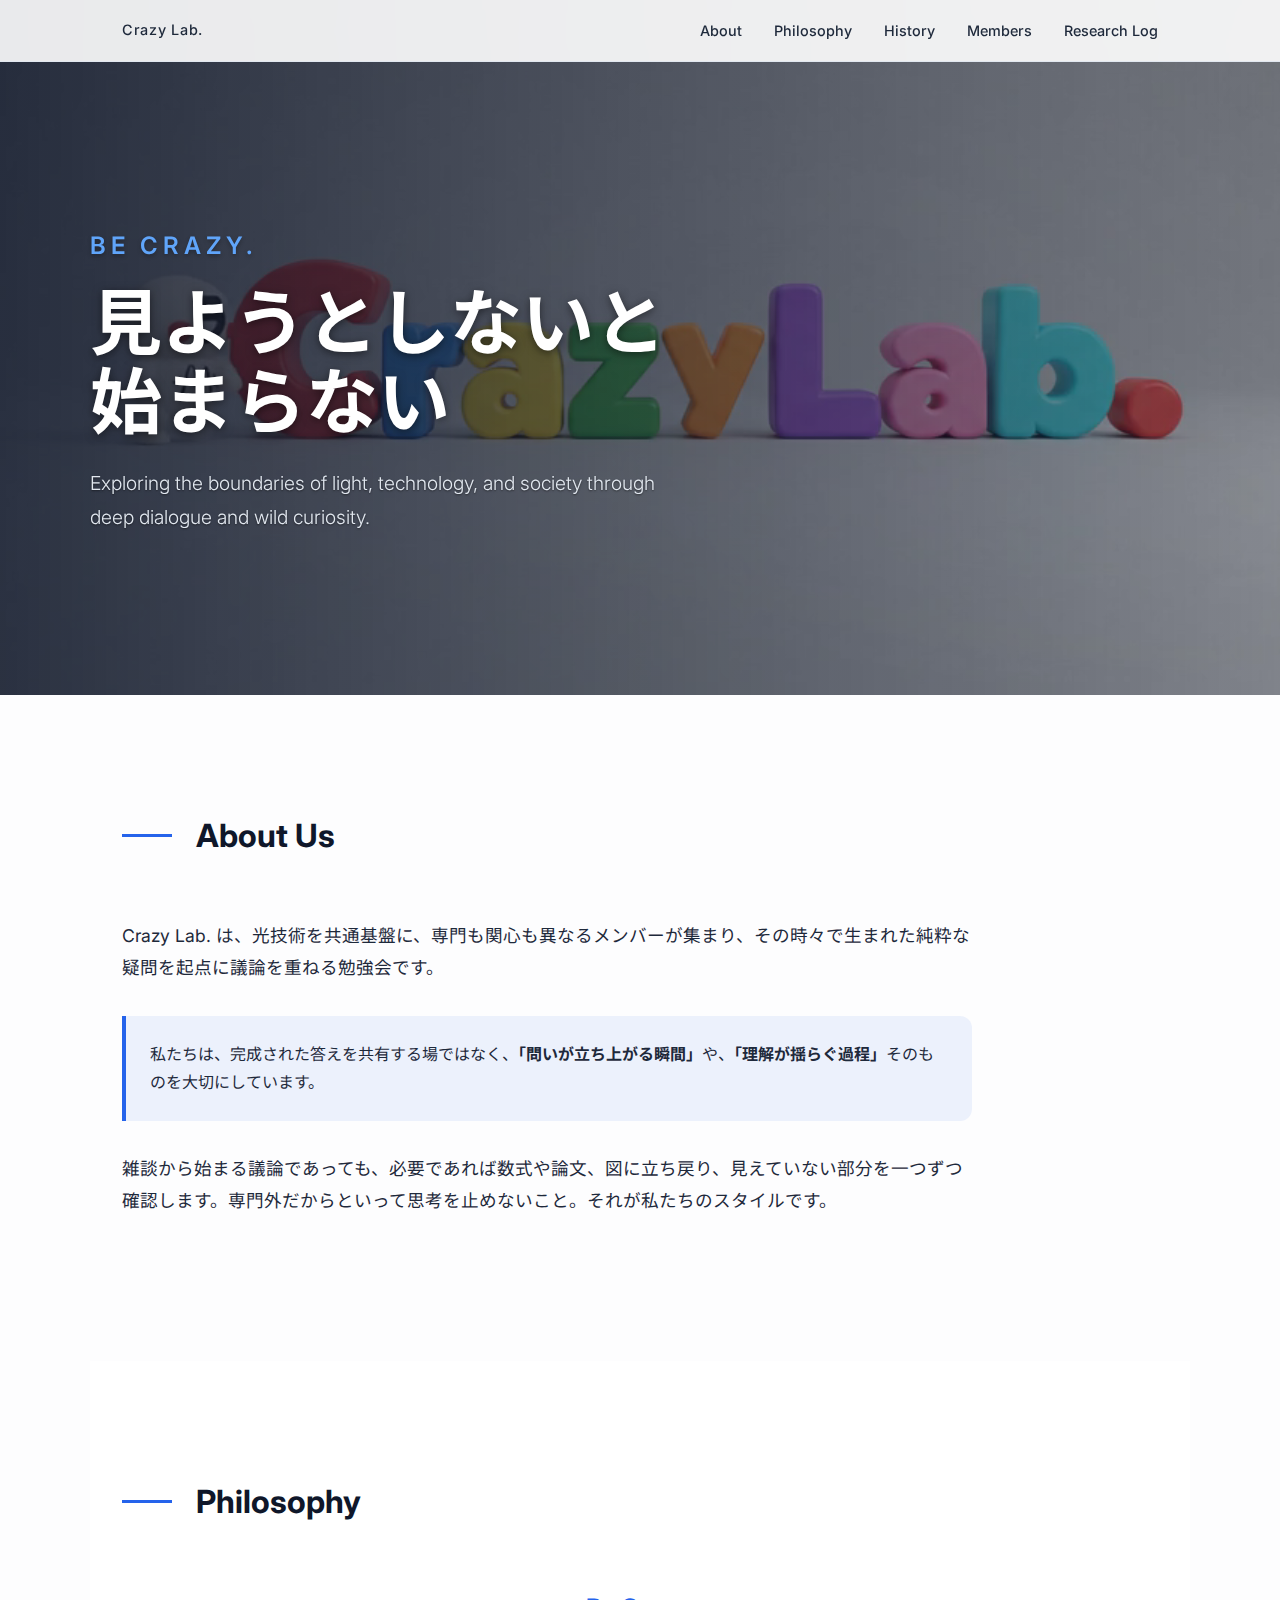
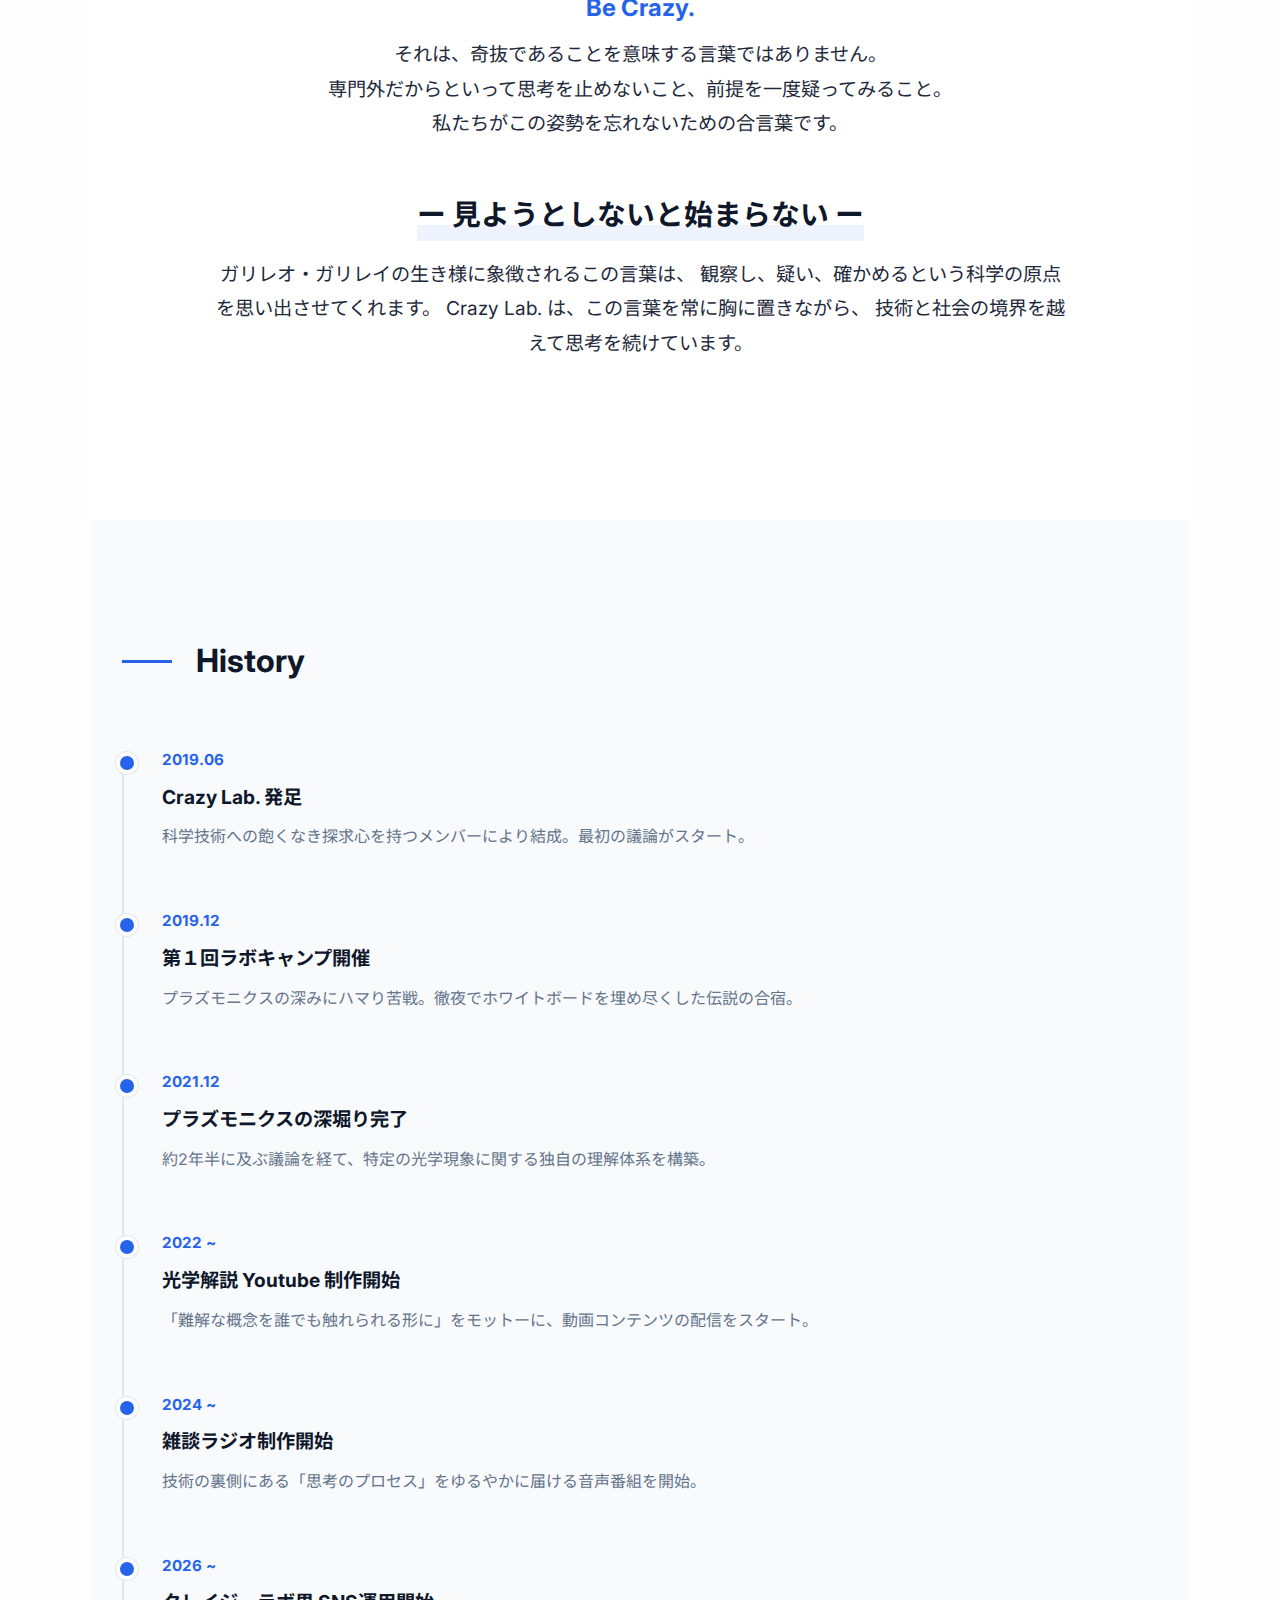
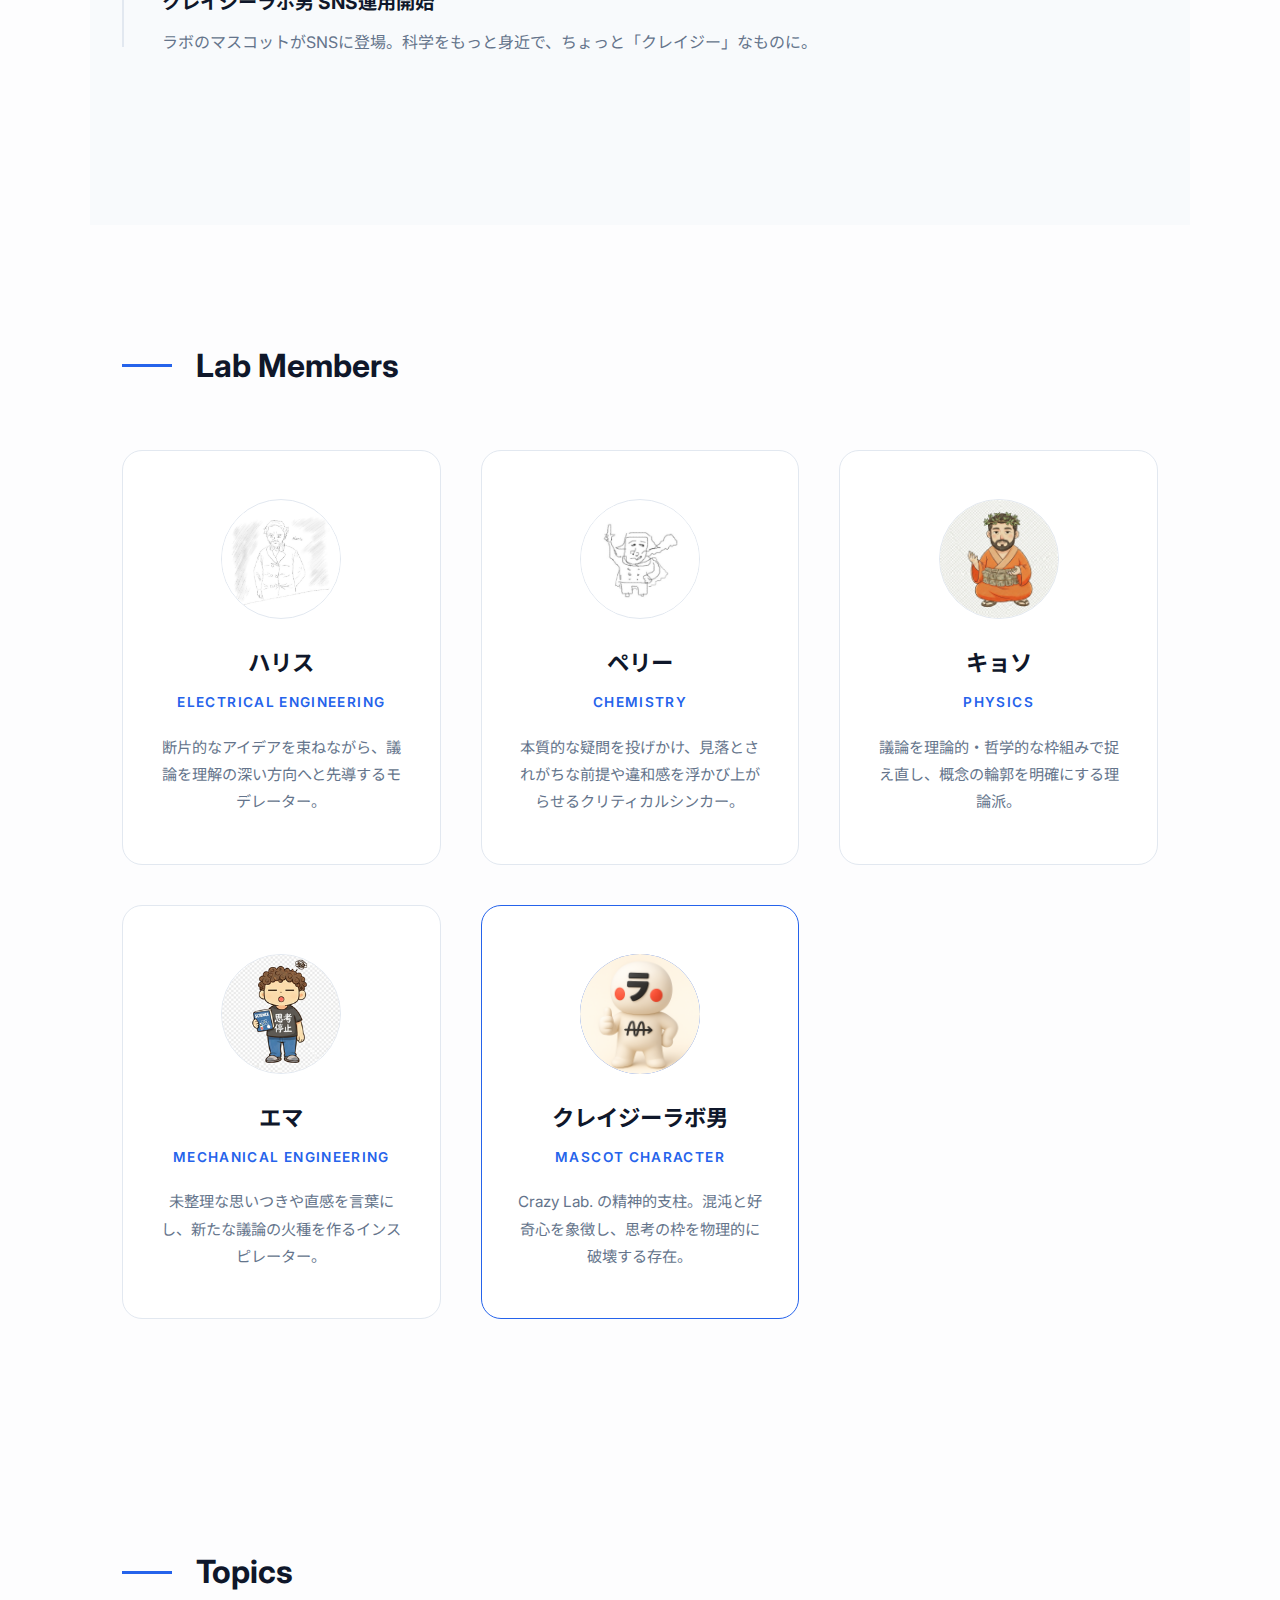
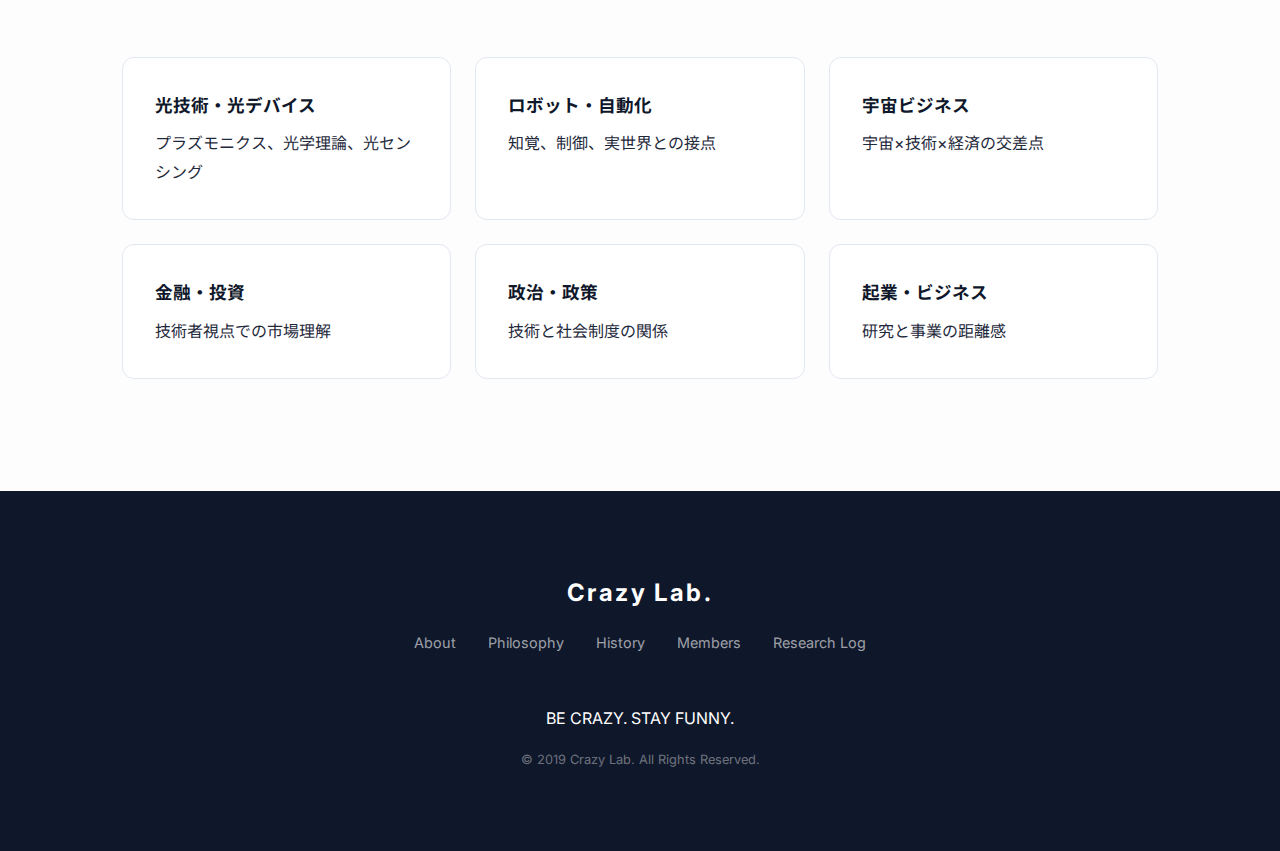
<file: index.html>
<!DOCTYPE html>
<html lang="ja">
<head>
  <meta charset="UTF-8" />
  <meta name="viewport" content="width=device-width, initial-scale=1.0" />
  <title>Crazy Lab. | Be Crazy.</title>
  <link href="https://fonts.googleapis.com/css2?family=Inter:wght@300;400;600;700&family=Noto+Sans+JP:wght@300;400;500;700&display=swap" rel="stylesheet">

  <link rel="stylesheet" href="css/style.css" />
</head>
<body>

<nav class="site-nav">
  <div class="container">
    <a href="index.html" class="nav-logo">Crazy Lab.</a>
    <button class="hamburger" id="hamburger" aria-label="メニューを開く" aria-expanded="false">
      <span></span>
      <span></span>
      <span></span>
    </button>
    <ul id="nav-menu">
      <li><a href="#about">About</a></li>
      <li><a href="#philosophy">Philosophy</a></li>
      <li><a href="#history">History</a></li>
      <li><a href="#members">Members</a></li>
      <li><a href="research-log.html">Research Log</a></li>
    </ul>
  </div>
</nav>
<div class="nav-overlay" id="nav-overlay"></div>

<!-- ヒーローセクション（背景動画版） -->
<header class="hero">
  <video class="hero-video" autoplay muted loop playsinline>
    <source src="./videos/crazy_lab_labo-o_20260206-2.mp4" type="video/mp4">
  </video>
  <div class="hero-overlay"></div>
  <div class="hero-container">
    <div class="tagline">Be Crazy.</div>
    <h1>見ようとしないと<br>始まらない</h1>
    <div class="subtagline">Exploring the boundaries of light, technology, and society through deep dialogue and wild curiosity.</div>
  </div>
</header>

<section id="about">
  <h2>About Us</h2>
  <div class="about-content">
    <p>Crazy Lab. は、光技術を共通基盤に、専門も関心も異なるメンバーが集まり、その時々で生まれた純粋な疑問を起点に議論を重ねる勉強会です。</p>
    <div class="highlight-box">
      私たちは、完成された答えを共有する場ではなく、<strong>「問いが立ち上がる瞬間」</strong>や、<strong>「理解が揺らぐ過程」</strong>そのものを大切にしています。
    </div>
    <p>雑談から始まる議論であっても、必要であれば数式や論文、図に立ち戻り、見えていない部分を一つずつ確認します。専門外だからといって思考を止めないこと。それが私たちのスタイルです。</p>
  </div>
</section>

<!-- Philosophy セクション -->
<section id="philosophy" style="background-color: #ffffff;">
  <h2>Philosophy</h2>
  <div class="philosophy-content">
    <p>
      <strong>Be Crazy.</strong><br />
      それは、奇抜であることを意味する言葉ではありません。<br>
      専門外だからといって思考を止めないこと、前提を一度疑ってみること。<br>
      私たちがこの姿勢を忘れないための合言葉です。
    </p>
    <p>
      <strong><em>ー 見ようとしないと始まらない ー</em></strong><br>
      ガリレオ・ガリレイの生き様に象徴されるこの言葉は、
      観察し、疑い、確かめるという科学の原点を思い出させてくれます。
      Crazy Lab. は、この言葉を常に胸に置きながら、
      技術と社会の境界を越えて思考を続けています。
    </p>
  </div>
</section>

<section id="history" style="background-color: #f8fafc;">
  <h2>History</h2>
  <div class="history-timeline">
    
    <div class="history-node">
      <div class="history-date">2019.06</div>
      <div class="history-body">
        <h3>Crazy Lab. 発足</h3>
        <p>科学技術への飽くなき探求心を持つメンバーにより結成。最初の議論がスタート。</p>
      </div>
    </div>

    <div class="history-node">
      <div class="history-date">2019.12</div>
      <div class="history-body">
        <h3>第１回ラボキャンプ開催</h3>
        <p>プラズモニクスの深みにハマり苦戦。徹夜でホワイトボードを埋め尽くした伝説の合宿。</p>
      </div>
    </div>

    <div class="history-node">
      <div class="history-date">2021.12</div>
      <div class="history-body">
        <h3>プラズモニクスの深堀り完了</h3>
        <p>約2年半に及ぶ議論を経て、特定の光学現象に関する独自の理解体系を構築。</p>
      </div>
    </div>

    <div class="history-node">
      <div class="history-date">2022 ~</div>
      <div class="history-body">
        <h3>光学解説 Youtube 制作開始</h3>
        <p>「難解な概念を誰でも触れられる形に」をモットーに、動画コンテンツの配信をスタート。</p>
      </div>
    </div>

    <div class="history-node">
      <div class="history-date">2024 ~</div>
      <div class="history-body">
        <h3>雑談ラジオ制作開始</h3>
        <p>技術の裏側にある「思考のプロセス」をゆるやかに届ける音声番組を開始。</p>
      </div>
    </div>

    <div class="history-node">
      <div class="history-date">2026 ~</div>
      <div class="history-body">
        <h3>クレイジーラボ男 SNS運用開始</h3>
        <p>ラボのマスコットがSNSに登場。科学をもっと身近で、ちょっと「クレイジー」なものに。</p>
      </div>
    </div>

  </div>
</section>

<section id="members">
  <h2>Lab Members</h2>
  <div class="member-grid">
    
    <!-- ハリス -->
    <div class="member-card">
      <div class="member-photo-frame">
        <img src="images/Harris.jpg" alt="ハリスのプロフィール写真">
      </div>
      <h3>ハリス</h3>
      <div class="member-role">Electrical Engineering</div>
      <p class="member-bio">断片的なアイデアを束ねながら、議論を理解の深い方向へと先導するモデレーター。</p>
    </div>

    <!-- ペリー -->
    <div class="member-card">
      <div class="member-photo-frame">
        <img src="images/Perry.jpg" alt="ペリーのプロフィール写真">
      </div>
      <h3>ペリー</h3>
      <div class="member-role">Chemistry</div>
      <p class="member-bio">本質的な疑問を投げかけ、見落とされがちな前提や違和感を浮かび上がらせるクリティカルシンカー。</p>
    </div>

    <!-- キョソ -->
    <div class="member-card">
      <div class="member-photo-frame">
        <img src="images/Kyoso.png" alt="キョソのプロフィール写真">
      </div>
      <h3>キョソ</h3>
      <div class="member-role">Physics</div>
      <p class="member-bio">議論を理論的・哲学的な枠組みで捉え直し、概念の輪郭を明確にする理論派。</p>
    </div>

    <!-- エマ -->
    <div class="member-card">
      <div class="member-photo-frame">
          <img src="images/ema_icon_center_180x180.png" alt="エマのプロフィール写真">
      </div>
      <h3>エマ</h3>
      <div class="member-role">Mechanical Engineering</div>
      <p class="member-bio">未整理な思いつきや直感を言葉にし、新たな議論の火種を作るインスピレーター。</p>
    </div>

    <!-- らぼお -->
    <div class="member-card" style="border-style: solid; border-color: var(--accent);">
      <div class="member-photo-frame" style="background-color: var(--accent); border: none;">
        <img src="images/lab-o.png" alt="らぼおのプロフィール写真">
        <svg viewBox="0 0 24 24" fill="white" width="40" height="40" style="opacity: 0.9;"><path d="M12 2C6.48 2 2 6.48 2 12s4.48 10 10 10 10-4.48 10-10S17.52 2 12 2zm0 18c-4.41 0-8-3.59-8-8s3.59-8 8-8 8 3.59 8 8-3.59 8-8 8zm-1-13h2v6h-2zm0 8h2v2h-2z"/></svg>
      </div>
      <h3>クレイジーラボ男</h3>
      <div class="member-role">Mascot Character</div>
      <p class="member-bio">Crazy Lab. の精神的支柱。混沌と好奇心を象徴し、思考の枠を物理的に破壊する存在。</p>
    </div>

  </div>
</section>

<section>
  <h2>Topics</h2>
  <div class="topic-list">
    <div class="topic-card"><h3>光技術・光デバイス</h3><p>プラズモニクス、光学理論、光センシング</p></div>
    <div class="topic-card"><h3>ロボット・自動化</h3><p>知覚、制御、実世界との接点</p></div>
    <div class="topic-card"><h3>宇宙ビジネス</h3><p>宇宙×技術×経済の交差点</p></div>
    <div class="topic-card"><h3>金融・投資</h3><p>技術者視点での市場理解</p></div>
    <div class="topic-card"><h3>政治・政策</h3><p>技術と社会制度の関係</p></div>
    <div class="topic-card"><h3>起業・ビジネス</h3><p>研究と事業の距離感</p></div>
  </div>
</section>

<footer>
  <div class="footer-logo">Crazy Lab.</div>
  <div class="footer-links">
    <a href="#about">About</a>
    <a href="#philosophy">Philosophy</a>
    <a href="#history">History</a>
    <a href="#members">Members</a>
    <a href="research-log.html">Research Log</a>
  </div>
  <div class="footer-copy">BE CRAZY. STAY FUNNY.</div>
  <p class="copyright">&copy; 2019 Crazy Lab. All Rights Reserved.</p>
</footer>

<script>
  // ハンバーガーメニューの制御
  const hamburger = document.getElementById('hamburger');
  const navMenu = document.getElementById('nav-menu');
  const navOverlay = document.getElementById('nav-overlay');

  function toggleMenu() {
    hamburger.classList.toggle('active');
    navMenu.classList.toggle('active');
    navOverlay.classList.toggle('active');
    
    // body のスクロールを制御
    document.body.style.overflow = navMenu.classList.contains('active') ? 'hidden' : '';
    
    // アクセシビリティ
    hamburger.setAttribute('aria-expanded', navMenu.classList.contains('active'));
  }

  function closeMenu() {
    hamburger.classList.remove('active');
    navMenu.classList.remove('active');
    navOverlay.classList.remove('active');
    document.body.style.overflow = '';
    hamburger.setAttribute('aria-expanded', 'false');
  }

  hamburger.addEventListener('click', toggleMenu);
  navOverlay.addEventListener('click', closeMenu);

  // メニュー内のリンクをクリックしたらメニューを閉じる
  navMenu.querySelectorAll('a').forEach(function(link) {
    link.addEventListener('click', closeMenu);
  });

  // ウィンドウリサイズ時にメニューを閉じる（PC表示に戻った場合）
  window.addEventListener('resize', function() {
    if (window.innerWidth > 768) {
      closeMenu();
    }
  });
</script>

</body>
</html>
</file>
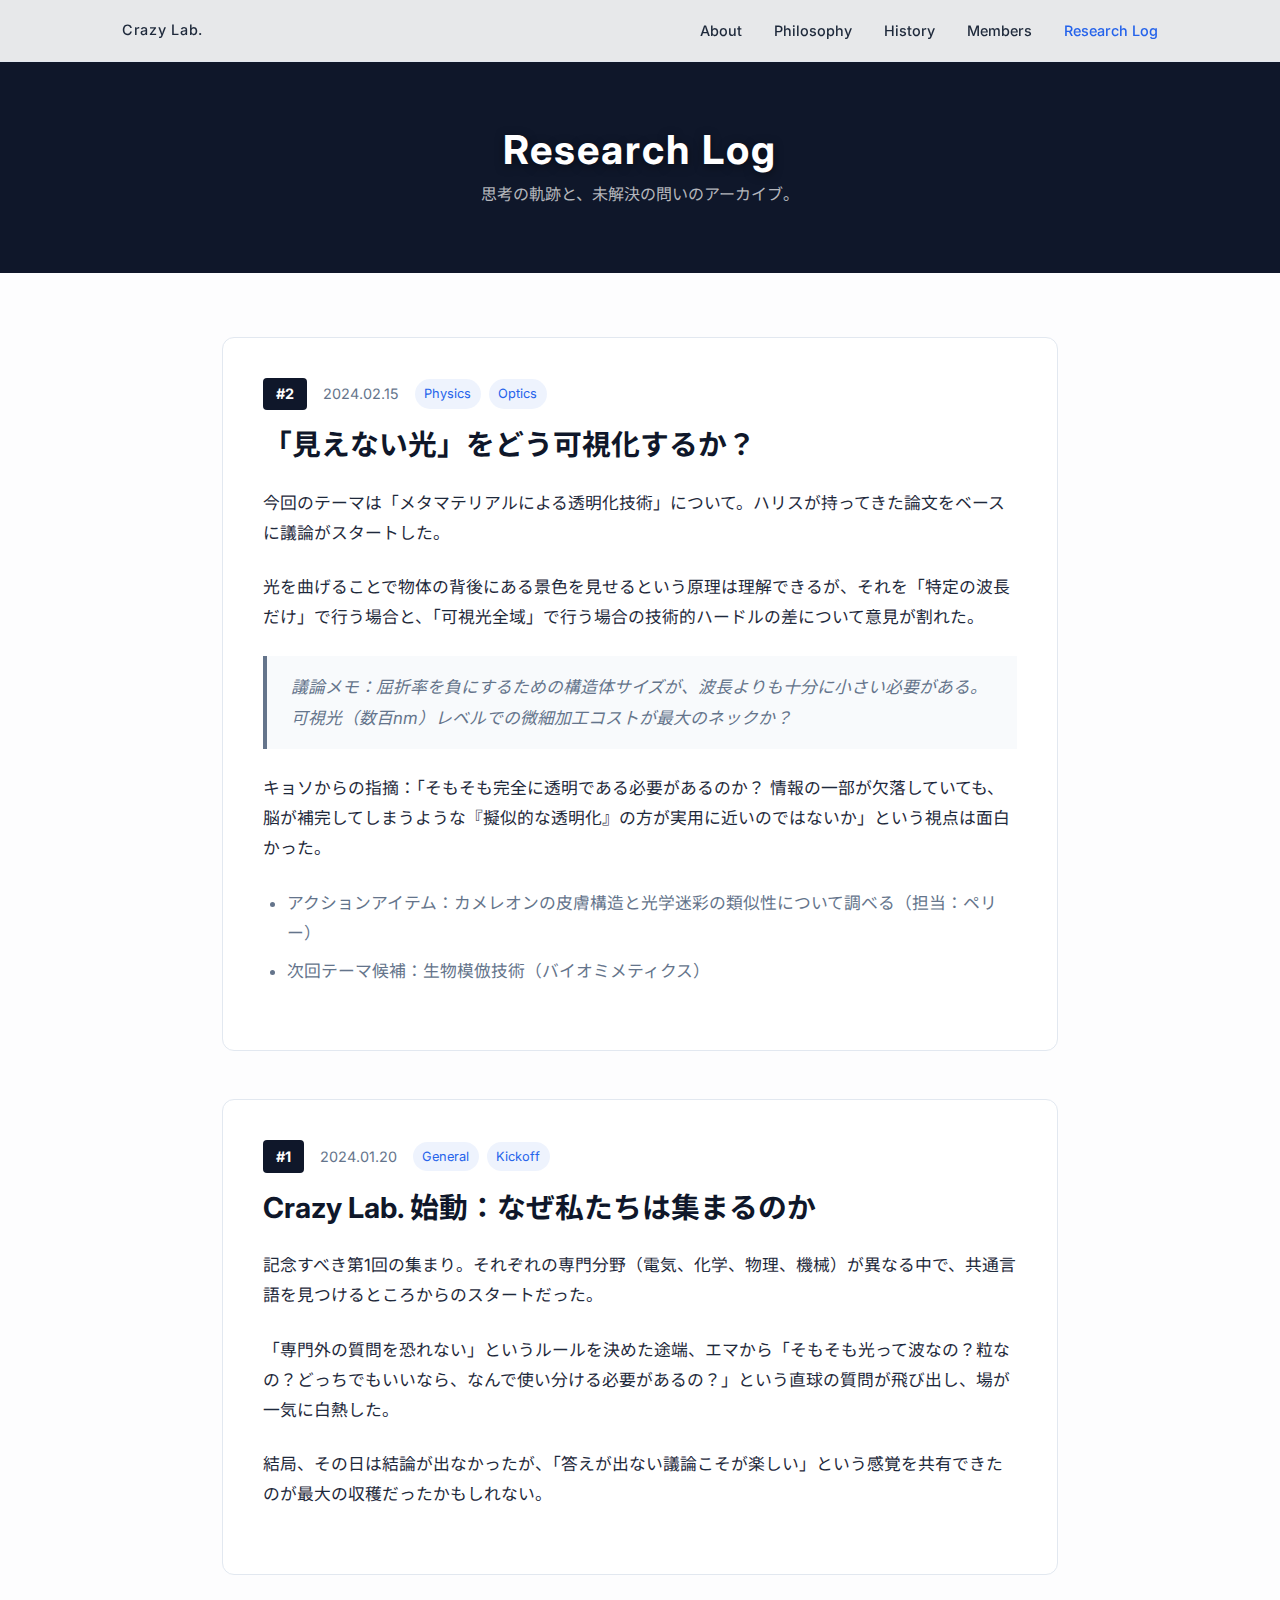
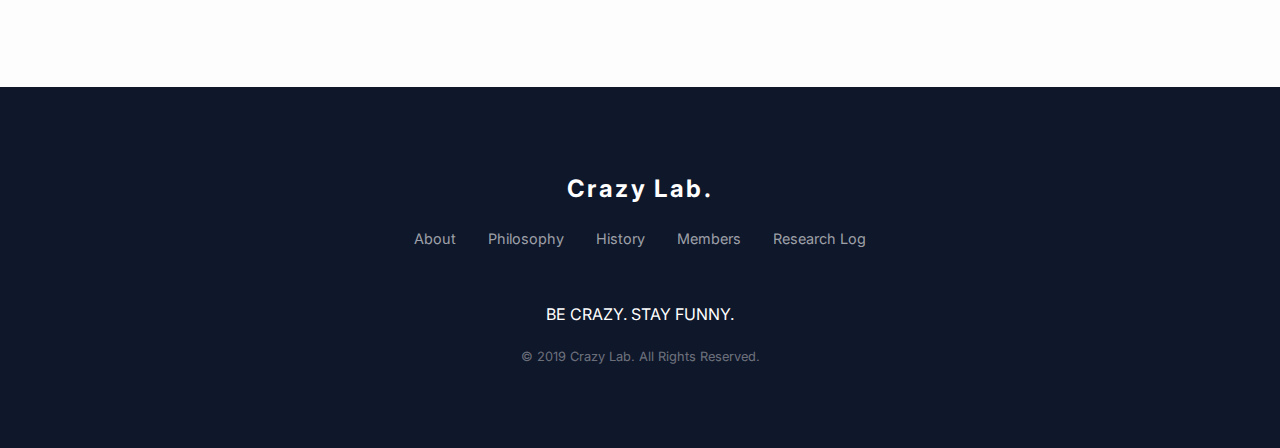
<file: research-log.html>
<!DOCTYPE html>
<html lang="ja">
<head>
  <meta charset="UTF-8" />
  <meta name="viewport" content="width=device-width, initial-scale=1.0" />
  <title>Research Log | Crazy Lab.</title>
  <link href="https://fonts.googleapis.com/css2?family=Inter:wght@300;400;600;700&family=Noto+Sans+JP:wght@300;400;500;700&display=swap" rel="stylesheet">

  <link rel="stylesheet" href="css/style.css" />
</head>
<body>

<nav class="site-nav">
  <div class="container">
    <a href="index.html" class="nav-logo">Crazy Lab.</a>
    <button class="hamburger" id="hamburger" aria-label="メニューを開く" aria-expanded="false">
      <span></span>
      <span></span>
      <span></span>
    </button>
    <ul id="nav-menu">
      <li><a href="index.html#about">About</a></li>
      <li><a href="index.html#philosophy">Philosophy</a></li>
      <li><a href="index.html#history">History</a></li>
      <li><a href="index.html#members">Members</a></li>
      <li><a href="research-log.html" style="color: var(--accent);">Research Log</a></li>
    </ul>
  </div>
</nav>
<div class="nav-overlay" id="nav-overlay"></div>

<header class="page-header">
  <h1>Research Log</h1>
  <p>思考の軌跡と、未解決の問いのアーカイブ。</p>
</header>

<main class="log-container">

  <!-- 記事を追加する場合は、この article ブロックをコピーして上に増やしてください -->
  
  <!-- Log #2 -->
  <article class="log-entry" id="log-2">
    <div class="log-meta">
      <span class="log-number">#2</span>
      <span class="log-date">2024.02.15</span>
      <div class="log-tags">
        <span class="log-tag">Physics</span>
        <span class="log-tag">Optics</span>
      </div>
    </div>
    <h2>「見えない光」をどう可視化するか？</h2>
    <div class="log-body">
      <p>今回のテーマは「メタマテリアルによる透明化技術」について。ハリスが持ってきた論文をベースに議論がスタートした。</p>
      <p>光を曲げることで物体の背後にある景色を見せるという原理は理解できるが、それを「特定の波長だけ」で行う場合と、「可視光全域」で行う場合の技術的ハードルの差について意見が割れた。</p>
      <div class="log-note">
        議論メモ：屈折率を負にするための構造体サイズが、波長よりも十分に小さい必要がある。可視光（数百nm）レベルでの微細加工コストが最大のネックか？
      </div>
      <p>キョソからの指摘：「そもそも完全に透明である必要があるのか？ 情報の一部が欠落していても、脳が補完してしまうような『擬似的な透明化』の方が実用に近いのではないか」という視点は面白かった。</p>
      <ul>
        <li>アクションアイテム：カメレオンの皮膚構造と光学迷彩の類似性について調べる（担当：ペリー）</li>
        <li>次回テーマ候補：生物模倣技術（バイオミメティクス）</li>
      </ul>
    </div>
  </article>

  <!-- Log #1 -->
  <article class="log-entry" id="log-1">
    <div class="log-meta">
      <span class="log-number">#1</span>
      <span class="log-date">2024.01.20</span>
      <div class="log-tags">
        <span class="log-tag">General</span>
        <span class="log-tag">Kickoff</span>
      </div>
    </div>
    <h2>Crazy Lab. 始動：なぜ私たちは集まるのか</h2>
    <div class="log-body">
      <p>記念すべき第1回の集まり。それぞれの専門分野（電気、化学、物理、機械）が異なる中で、共通言語を見つけるところからのスタートだった。</p>
      <p>「専門外の質問を恐れない」というルールを決めた途端、エマから「そもそも光って波なの？粒なの？どっちでもいいなら、なんで使い分ける必要があるの？」という直球の質問が飛び出し、場が一気に白熱した。</p>
      <p>結局、その日は結論が出なかったが、「答えが出ない議論こそが楽しい」という感覚を共有できたのが最大の収穫だったかもしれない。</p>
    </div>
  </article>

</main>

<footer>
  <div class="footer-logo">Crazy Lab.</div>
  <div class="footer-links">
    <a href="index.html#about">About</a>
    <a href="index.html#philosophy">Philosophy</a>
    <a href="index.html#history">History</a>
    <a href="index.html#members">Members</a>
    <a href="research-log.html">Research Log</a>
  </div>
  <div class="footer-copy">BE CRAZY. STAY FUNNY.</div>
  <p class="copyright">&copy; 2019 Crazy Lab. All Rights Reserved.</p>
</footer>

<script>
  // ハンバーガーメニューの制御
  const hamburger = document.getElementById('hamburger');
  const navMenu = document.getElementById('nav-menu');
  const navOverlay = document.getElementById('nav-overlay');

  function toggleMenu() {
    hamburger.classList.toggle('active');
    navMenu.classList.toggle('active');
    navOverlay.classList.toggle('active');
    
    // body のスクロールを制御
    document.body.style.overflow = navMenu.classList.contains('active') ? 'hidden' : '';
    
    // アクセシビリティ
    hamburger.setAttribute('aria-expanded', navMenu.classList.contains('active'));
  }

  function closeMenu() {
    hamburger.classList.remove('active');
    navMenu.classList.remove('active');
    navOverlay.classList.remove('active');
    document.body.style.overflow = '';
    hamburger.setAttribute('aria-expanded', 'false');
  }

  hamburger.addEventListener('click', toggleMenu);
  navOverlay.addEventListener('click', closeMenu);

  // メニュー内のリンクをクリックしたらメニューを閉じる
  navMenu.querySelectorAll('a').forEach(function(link) {
    link.addEventListener('click', closeMenu);
  });

  // ウィンドウリサイズ時にメニューを閉じる（PC表示に戻った場合）
  window.addEventListener('resize', function() {
    if (window.innerWidth > 768) {
      closeMenu();
    }
  });
</script>

</body>
</html>
</file>
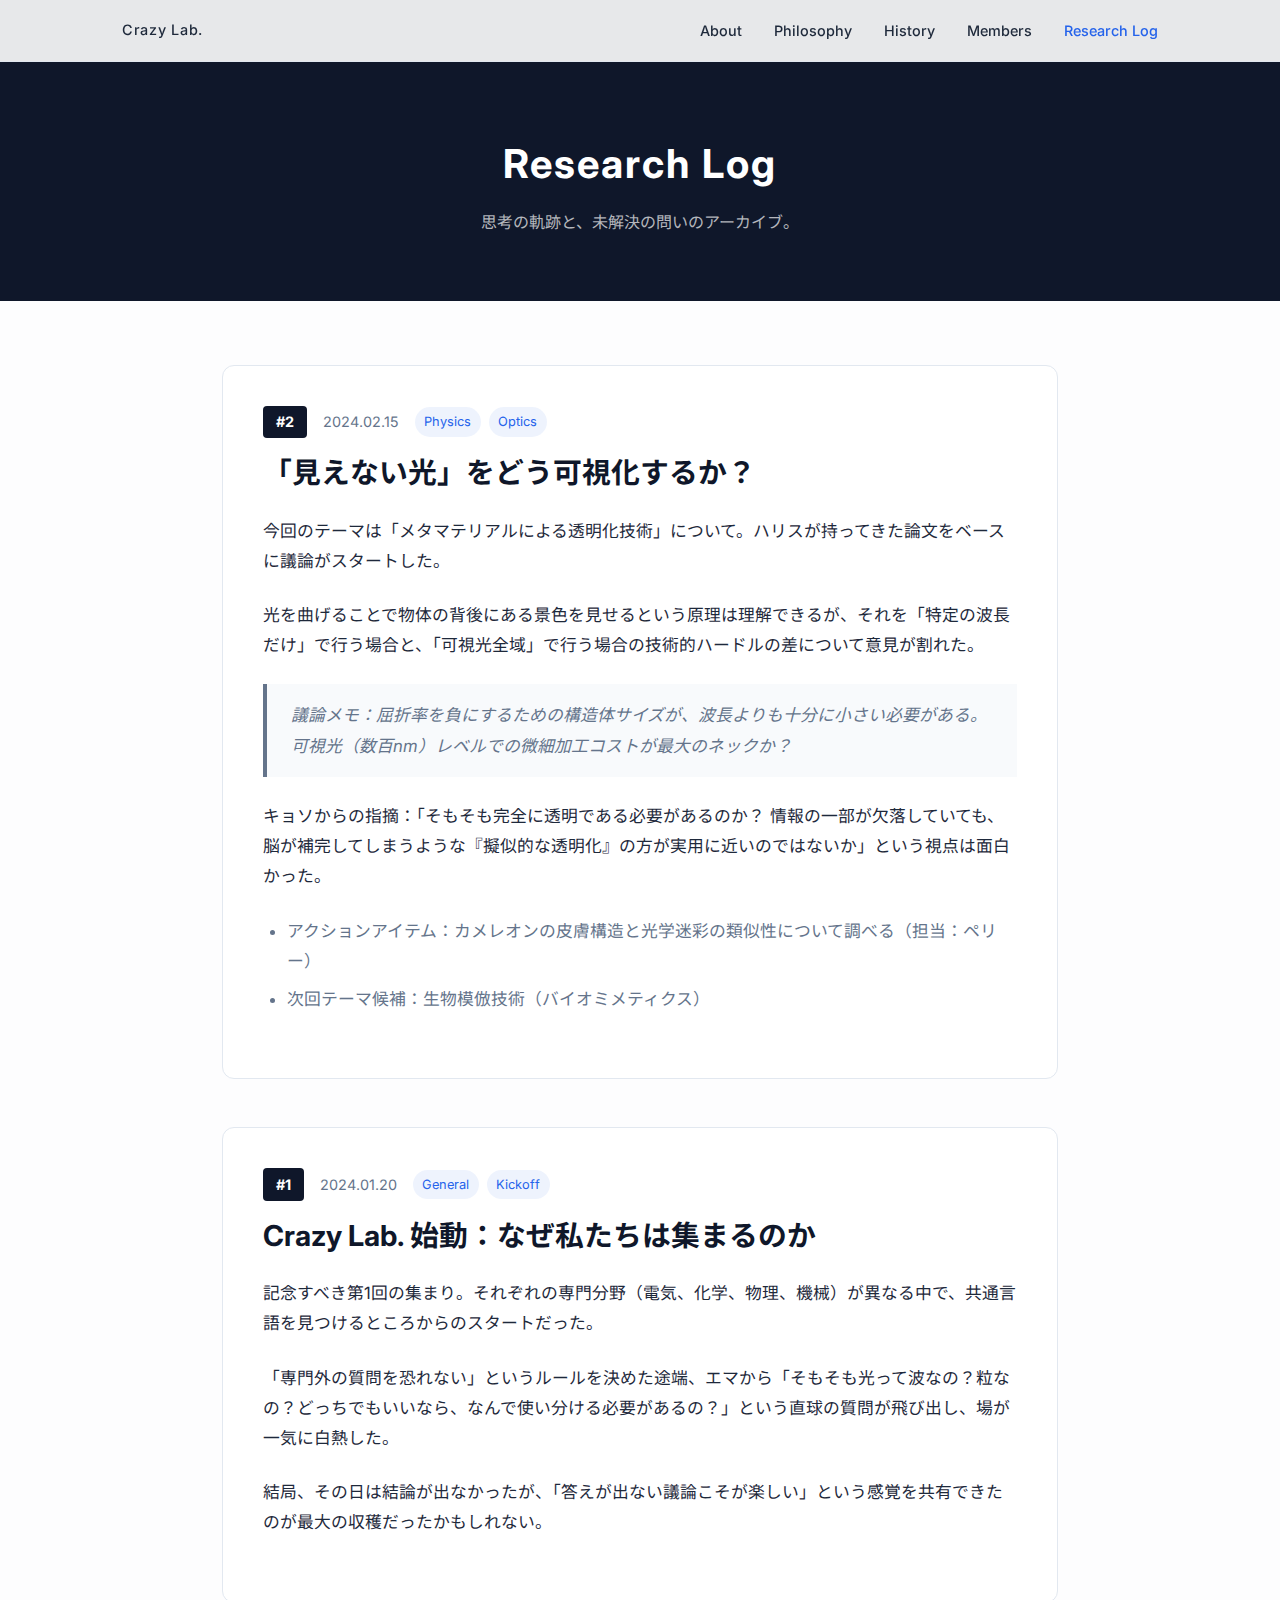
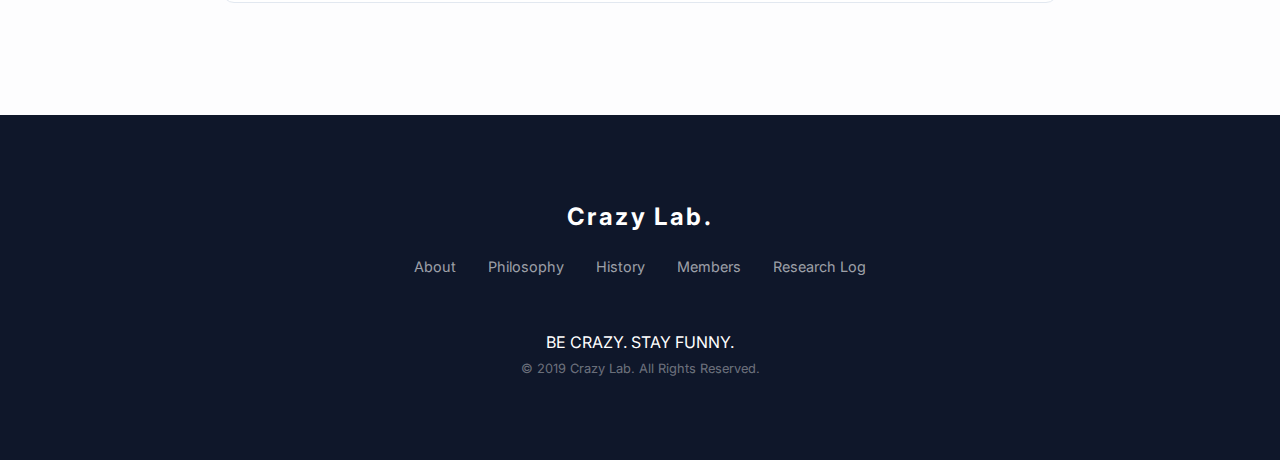
<file: images/Research Log.html>
<!DOCTYPE html>
<html lang="ja">
<head>
  <meta charset="UTF-8" />
  <meta name="viewport" content="width=device-width, initial-scale=1.0" />
  <title>Research Log | Crazy Lab.</title>
  <link href="https://fonts.googleapis.com/css2?family=Inter:wght@300;400;600;700&family=Noto+Sans+JP:wght@300;400;500;700&display=swap" rel="stylesheet">
  <style>
    /* --- index.html と共通のデザイン変数 --- */
    :root {
      --bg: #fdfdfe;
      --fg: #1e293b;
      --muted: #64748b;
      --accent: #2563eb;
      --accent-soft: rgba(37, 99, 235, 0.08);
      --card: #ffffff;
      --nav-bg: rgba(255, 255, 255, 0.9);
      --border: #e2e8f0;
      --navy: #0f172a;
    }

    /* --- 共通リセット --- */
    * {
      box-sizing: border-box;
      margin: 0;
      padding: 0;
    }

    html {
      scroll-behavior: smooth;
    }

    body {
      font-family: 'Inter', 'Noto Sans JP', sans-serif;
      background: var(--bg);
      color: var(--fg);
      line-height: 1.8;
      -webkit-font-smoothing: antialiased;
    }

    /* --- ナビゲーションメニュー (index.htmlと共通) --- */
    nav.site-nav {
      position: fixed;
      top: 0;
      width: 100%;
      background: var(--nav-bg);
      backdrop-filter: blur(12px);
      border-bottom: 1px solid var(--border);
      z-index: 1000;
      padding: 1rem 0;
    }

    nav.site-nav .container {
      max-width: 1100px;
      margin: auto;
      display: flex;
      justify-content: space-between;
      align-items: center;
      padding: 0 2rem;
    }

    .nav-logo {
      font-weight: 700;
      font-size: 1.3rem;
      letter-spacing: 0.05em;
      color: var(--navy);
      text-decoration: none;
    }

    nav.site-nav ul {
      display: flex;
      list-style: none;
      gap: 2rem;
    }

    nav.site-nav a {
      text-decoration: none;
      color: var(--fg);
      font-size: 0.9rem;
      font-weight: 500;
      transition: all 0.3s ease;
      position: relative;
    }

    nav.site-nav a:not(.nav-logo):hover {
      color: var(--accent);
    }

    /* --- ページヘッダー (Research Log用) --- */
    header.page-header {
      padding: 8rem 2rem 4rem;
      background-color: var(--navy);
      color: #fff;
      text-align: center;
    }

    header.page-header h1 {
      font-size: 2.5rem;
      font-weight: 700;
      margin-bottom: 0.5rem;
      letter-spacing: 0.05em;
    }

    header.page-header p {
      color: rgba(255, 255, 255, 0.7);
      font-size: 1rem;
    }

    /* --- ログ記事リスト --- */
    .log-container {
      max-width: 900px;
      margin: 0 auto;
      padding: 4rem 2rem;
    }

    .log-entry {
      background: var(--card);
      border: 1px solid var(--border);
      border-radius: 12px;
      padding: 2.5rem;
      margin-bottom: 3rem;
      transition: box-shadow 0.3s ease;
    }

    .log-entry:hover {
      box-shadow: 0 10px 30px rgba(0, 0, 0, 0.05);
    }

    /* 記事ヘッダー（番号、日付、タグ） */
    .log-meta {
      display: flex;
      align-items: center;
      gap: 1rem;
      margin-bottom: 1rem;
      flex-wrap: wrap;
    }

    .log-number {
      background: var(--navy);
      color: #fff;
      font-weight: 700;
      padding: 0.2rem 0.8rem;
      border-radius: 4px;
      font-size: 0.9rem;
    }

    .log-date {
      color: var(--muted);
      font-size: 0.9rem;
      font-family: 'Inter', sans-serif;
    }

    .log-tags {
      display: flex;
      gap: 0.5rem;
    }

    .log-tag {
      font-size: 0.8rem;
      color: var(--accent);
      background: var(--accent-soft);
      padding: 0.2rem 0.6rem;
      border-radius: 20px;
    }

    /* 記事タイトル */
    .log-entry h2 {
      font-size: 1.8rem;
      color: var(--navy);
      margin-bottom: 1.5rem;
      line-height: 1.3;
    }

    /* 記事本文 */
    .log-body {
      font-size: 1.05rem;
      color: var(--fg);
      line-height: 1.8;
    }

    .log-body p {
      margin-bottom: 1.5rem;
    }

    .log-body ul {
      margin-bottom: 1.5rem;
      padding-left: 1.5rem;
      color: var(--muted);
    }

    .log-body li {
      margin-bottom: 0.5rem;
    }

    /* 引用・メモ枠 */
    .log-note {
      background: #f8fafc;
      border-left: 4px solid var(--muted);
      padding: 1rem 1.5rem;
      margin: 1.5rem 0;
      color: var(--muted);
      font-style: italic;
    }

    /* --- フッター (index.htmlと共通) --- */
    footer {
      background: var(--navy);
      color: #fff;
      padding: 5rem 2rem;
      text-align: center;
    }

    .footer-logo {
      font-size: 1.5rem;
      font-weight: 700;
      margin-bottom: 1rem;
      letter-spacing: 0.1em;
    }

    .footer-links {
      display: flex;
      justify-content: center;
      gap: 2rem;
      margin-bottom: 3rem;
    }

    .footer-links a {
      color: rgba(255,255,255,0.6);
      text-decoration: none;
      font-size: 0.9rem;
    }

    .footer-links a:hover {
      color: #fff;
    }

    .copyright {
      font-size: 0.8rem;
      color: rgba(255,255,255,0.4);
    }

    /* レスポンシブ */
    @media (max-width: 768px) {
      nav.site-nav .container {
        flex-direction: column;
        padding: 1rem;
      }
      nav.site-nav ul {
        margin-top: 1rem;
        gap: 1rem;
      }
      header.page-header {
        padding-top: 7rem;
      }
      .log-entry {
        padding: 1.5rem;
      }
      .log-entry h2 {
        font-size: 1.5rem;
      }
    }
  </style>
</head>
<body>

<nav class="site-nav">
  <div class="container">
    <a href="index.html" class="nav-logo">Crazy Lab.</a>
    <ul>
      <li><a href="index.html#about">About</a></li>
      <li><a href="index.html#philosophy">Philosophy</a></li>
      <li><a href="index.html#history">History</a></li>
      <li><a href="index.html#members">Members</a></li>
      <li><a href="research-log.html" style="color: var(--accent);">Research Log</a></li>
    </ul>
  </div>
</nav>

<header class="page-header">
  <h1>Research Log</h1>
  <p>思考の軌跡と、未解決の問いのアーカイブ。</p>
</header>

<main class="log-container">

  <!-- 記事を追加する場合は、この article ブロックをコピーして上に増やしてください -->
  
  <!-- Log #2 -->
  <article class="log-entry" id="log-2">
    <div class="log-meta">
      <span class="log-number">#2</span>
      <span class="log-date">2024.02.15</span>
      <div class="log-tags">
        <span class="log-tag">Physics</span>
        <span class="log-tag">Optics</span>
      </div>
    </div>
    <h2>「見えない光」をどう可視化するか？</h2>
    <div class="log-body">
      <p>今回のテーマは「メタマテリアルによる透明化技術」について。ハリスが持ってきた論文をベースに議論がスタートした。</p>
      <p>光を曲げることで物体の背後にある景色を見せるという原理は理解できるが、それを「特定の波長だけ」で行う場合と、「可視光全域」で行う場合の技術的ハードルの差について意見が割れた。</p>
      <div class="log-note">
        議論メモ：屈折率を負にするための構造体サイズが、波長よりも十分に小さい必要がある。可視光（数百nm）レベルでの微細加工コストが最大のネックか？
      </div>
      <p>キョソからの指摘：「そもそも完全に透明である必要があるのか？ 情報の一部が欠落していても、脳が補完してしまうような『擬似的な透明化』の方が実用に近いのではないか」という視点は面白かった。</p>
      <ul>
        <li>アクションアイテム：カメレオンの皮膚構造と光学迷彩の類似性について調べる（担当：ペリー）</li>
        <li>次回テーマ候補：生物模倣技術（バイオミメティクス）</li>
      </ul>
    </div>
  </article>

  <!-- Log #1 -->
  <article class="log-entry" id="log-1">
    <div class="log-meta">
      <span class="log-number">#1</span>
      <span class="log-date">2024.01.20</span>
      <div class="log-tags">
        <span class="log-tag">General</span>
        <span class="log-tag">Kickoff</span>
      </div>
    </div>
    <h2>Crazy Lab. 始動：なぜ私たちは集まるのか</h2>
    <div class="log-body">
      <p>記念すべき第1回の集まり。それぞれの専門分野（電気、化学、物理、機械）が異なる中で、共通言語を見つけるところからのスタートだった。</p>
      <p>「専門外の質問を恐れない」というルールを決めた途端、エマから「そもそも光って波なの？粒なの？どっちでもいいなら、なんで使い分ける必要があるの？」という直球の質問が飛び出し、場が一気に白熱した。</p>
      <p>結局、その日は結論が出なかったが、「答えが出ない議論こそが楽しい」という感覚を共有できたのが最大の収穫だったかもしれない。</p>
    </div>
  </article>

</main>

<footer>
  <div class="footer-logo">Crazy Lab.</div>
  <div class="footer-links">
    <a href="index.html#about">About</a>
    <a href="index.html#philosophy">Philosophy</a>
    <a href="index.html#history">History</a>
    <a href="index.html#members">Members</a>
    <a href="research-log.html">Research Log</a>
  </div>
  <div class="footer-copy">BE CRAZY. STAY FUNNY.</div>
  <p class="copyright">&copy; 2019 Crazy Lab. All Rights Reserved.</p>
</footer>

</body>
</html>
</file>
<file: css/style.css>
/* デザイン変数 */
    :root {
      --bg: #fdfdfe;
      --fg: #1e293b;
      --muted: #64748b;
      --accent: #2563eb;
      --accent-soft: rgba(37, 99, 235, 0.08);
      --card: #ffffff;
      --nav-bg: rgba(255, 255, 255, 0.9);
      --border: #e2e8f0;
      --navy: #0f172a;
    }

    /* 共通リセット */
    * {
      box-sizing: border-box;
      margin: 0;
      padding: 0;
    }

    html {
      scroll-behavior: smooth;
    }

    body {
      font-family: 'Inter', 'Noto Sans JP', sans-serif;
      background: var(--bg);
      color: var(--fg);
      line-height: 1.8;
      -webkit-font-smoothing: antialiased;
    }

    /* ナビゲーションメニュー */
    nav.site-nav {
      position: fixed;
      top: 0;
      width: 100%;
      background: var(--nav-bg);
      backdrop-filter: blur(12px);
      border-bottom: 1px solid var(--border);
      z-index: 1000;
      padding: 1rem 0;
    }

    nav.site-nav .container {
      max-width: 1100px;
      margin: auto;
      display: flex;
      justify-content: space-between;
      align-items: center;
      padding: 0 2rem;
    }

    .nav-logo {
      font-weight: 700;
      font-size: 1.3rem;
      letter-spacing: 0.05em;
      color: var(--navy);
      text-decoration: none;
    }

    nav.site-nav ul {
      display: flex;
      list-style: none;
      gap: 2rem;
    }

    nav.site-nav a {
      text-decoration: none;
      color: var(--fg);
      font-size: 0.9rem;
      font-weight: 500;
      transition: all 0.3s ease;
      position: relative;
    }

    nav.site-nav a:not(.nav-logo):hover {
      color: var(--accent);
    }

    nav.site-nav a:not(.nav-logo)::after {
      content: '';
      position: absolute;
      bottom: -5px;
      left: 0;
      width: 0;
      height: 2px;
      background: var(--accent);
      transition: width 0.3s ease;
    }

    nav.site-nav a:hover::after {
      width: 100%;
    }

    /* ========================================
       ハンバーガーメニューボタン
       ======================================== */
    .hamburger {
      display: none;
      flex-direction: column;
      justify-content: center;
      align-items: center;
      width: 40px;
      height: 40px;
      background: none;
      border: none;
      cursor: pointer;
      padding: 0;
      z-index: 1100;
      position: relative;
    }

    .hamburger span {
      display: block;
      width: 24px;
      height: 2px;
      background: var(--navy);
      border-radius: 2px;
      transition: all 0.3s ease;
      position: absolute;
    }

    .hamburger span:nth-child(1) {
      top: 10px;
    }

    .hamburger span:nth-child(2) {
      top: 19px;
    }

    .hamburger span:nth-child(3) {
      top: 28px;
    }

    /* ハンバーガーメニュー開いた時のアニメーション（×マーク） */
    .hamburger.active span:nth-child(1) {
      top: 19px;
      transform: rotate(45deg);
    }

    .hamburger.active span:nth-child(2) {
      opacity: 0;
    }

    .hamburger.active span:nth-child(3) {
      top: 19px;
      transform: rotate(-45deg);
    }

    /* ========================================
       モバイルメニューオーバーレイ
       ======================================== */
    .nav-overlay {
      display: none;
      position: fixed;
      top: 0;
      left: 0;
      width: 100%;
      height: 100%;
      background: rgba(15, 23, 42, 0.5);
      z-index: 999;
      opacity: 0;
      transition: opacity 0.3s ease;
    }

    .nav-overlay.active {
      opacity: 1;
    }

    /* ヒーローセクション（背景動画対応版） */
    header.hero {
      /* 背景色（動画読み込み前のフォールバック） */
      background-color: #0f172a;
      
      /* 全幅設定 */
      width: 100%;
      padding: 14rem 2rem 10rem;
      margin: 0;
      text-align: left;
      position: relative;
      overflow: hidden;
    }

    /* 背景動画 */
    .hero-video {
      position: absolute;
      top: 50%;
      left: 50%;
      min-width: 100%;
      min-height: 100%;
      width: auto;
      height: auto;
      transform: translate(-50%, -50%);
      object-fit: cover;
      z-index: 0;
    }

    /* 動画の上にかぶせるオーバーレイ（文字を読みやすくする） */
    .hero-overlay {
      position: absolute;
      top: 0;
      left: 0;
      width: 100%;
      height: 100%;
      background: linear-gradient(to right, rgba(15, 23, 42, 0.85), rgba(15, 23, 42, 0.4));
      z-index: 1;
    }

    /* コンテンツ幅制限用のコンテナ */
    .hero-container {
      max-width: 1100px;
      margin: auto;
      position: relative;
      z-index: 2;
    }

    header .tagline {
      font-size: 1.5rem;
      font-weight: 600;
      /* 背景に合わせて明るい青に変更 */
      color: #60a5fa; 
      letter-spacing: 0.2em;
      margin-bottom: 1rem;
      text-transform: uppercase;
      text-shadow: 0 2px 4px rgba(0,0,0,0.3);
    }

    header h1 {
      font-size: clamp(2.5rem, 8vw, 4.5rem);
      font-weight: 700;
      /* 背景に合わせて白に変更 */
      color: #ffffff;
      margin-bottom: 1.5rem;
      line-height: 1.1;
      text-shadow: 0 2px 10px rgba(0,0,0,0.5);
    }

    header .subtagline {
      font-size: 1.2rem;
      /* 背景に合わせて明るいグレーに変更 */
      color: #e2e8f0;
      font-weight: 300;
      max-width: 600px;
      text-shadow: 0 1px 2px rgba(0,0,0,0.5);
    }

    /* セクション共通 */
    section {
      max-width: 1100px;
      margin: auto;
      padding: 7rem 2rem;
    }

    section h2 {
      font-size: 2rem;
      margin-bottom: 3.5rem;
      font-weight: 700;
      display: flex;
      align-items: center;
      gap: 1.5rem;
      color: var(--navy);
    }

    section h2::before {
      content: "";
      width: 50px;
      height: 3px;
      background: var(--accent);
      flex-shrink: 0;
    }

    /* About セクション */
    .about-content {
      max-width: 850px;
    }

    .about-content p {
      margin-bottom: 2rem;
      font-size: 1.1rem;
    }

    .highlight-box {
      border-left: 4px solid var(--accent);
      padding-left: 1.5rem;
      margin: 2rem 0;
      background: var(--accent-soft);
      padding: 1.5rem;
      border-radius: 0 12px 12px 0;
    }

    /* Philosophy セクション */
    .philosophy-content {
      max-width: 850px;
      margin: 0 auto;
      text-align: center;
    }

    .philosophy-content p {
      font-size: 1.2rem;
      margin-bottom: 3rem;
      color: var(--fg);
    }

    .philosophy-content strong {
      color: var(--accent);
      font-size: 1.5rem;
      display: inline-block;
      margin-bottom: 0.5rem;
    }

    .philosophy-content em {
      font-style: normal;
      font-weight: 700;
      color: var(--navy);
      font-size: 1.8rem;
      display: inline-block;
      margin-bottom: 0.5rem;
      background: linear-gradient(transparent 70%, var(--accent-soft) 70%);
    }

    /* History タイムライン */
    .history-timeline {
      position: relative;
      padding-left: 2.5rem;
      max-width: 800px;
    }

    .history-timeline::before {
      content: "";
      position: absolute;
      left: 0;
      top: 10px;
      bottom: 10px;
      width: 2px;
      background: var(--border);
    }

    .history-node {
      position: relative;
      margin-bottom: 3.5rem;
    }

    .history-node::before {
      content: "";
      position: absolute;
      left: -2.9rem;
      top: 0.4rem;
      width: 14px;
      height: 14px;
      background: var(--accent);
      border-radius: 50%;
      border: 4px solid var(--bg);
      box-shadow: 0 0 0 1px var(--border);
    }

    .history-date {
      font-family: 'Inter', sans-serif;
      font-weight: 700;
      color: var(--accent);
      font-size: 0.95rem;
      margin-bottom: 0.4rem;
    }

    .history-body h3 {
      font-size: 1.2rem;
      color: var(--navy);
      margin-bottom: 0.5rem;
    }

    .history-body p {
      color: var(--muted);
      font-size: 1rem;
    }

    /* メンバー紹介 */
    .member-grid {
      display: grid;
      grid-template-columns: repeat(auto-fit, minmax(300px, 1fr));
      gap: 2.5rem;
    }

    .member-card {
      background: var(--card);
      padding: 3rem 2rem;
      border-radius: 20px;
      border: 1px solid var(--border);
      text-align: center;
      transition: all 0.4s cubic-bezier(0.165, 0.84, 0.44, 1);
    }

    .member-card:hover {
      transform: translateY(-10px);
      box-shadow: 0 20px 40px rgba(15, 23, 42, 0.1);
      border-color: var(--accent);
    }

    .member-photo-frame {
      width: 120px;
      height: 120px;
      background: var(--accent-soft);
      border-radius: 50%;
      margin: 0 auto 1.5rem;
      display: flex;
      align-items: center;
      justify-content: center;
      border: 2px dashed var(--border);
      position: relative;
      overflow: hidden;
    }
    
    .member-photo-frame:has(img) {
      border: 1px solid var(--border);
      background: #fff;
    }

    .member-photo-frame img {
      width: 100%;
      height: 100%;
      object-fit: contain;
      position: relative;
      z-index: 2;
    }

    .member-photo-frame::after {
      content: "Photo Area";
      position: absolute;
      z-index: 1;
      font-size: 0.65rem;
      color: var(--muted);
      font-weight: 600;
    }

    .member-photo-frame:has(img)::after {
      display: none;
    }

    .member-card h3 {
      font-size: 1.4rem;
      color: var(--navy);
      margin-bottom: 0.4rem;
    }

    .member-role {
      font-size: 0.85rem;
      font-weight: 600;
      color: var(--accent);
      text-transform: uppercase;
      letter-spacing: 0.1em;
      margin-bottom: 1.2rem;
    }

    .member-bio {
      font-size: 0.95rem;
      color: var(--muted);
    }

    /* トピックス */
    .topic-list {
      display: grid;
      grid-template-columns: repeat(auto-fit, minmax(280px, 1fr));
      gap: 1.5rem;
    }

    .topic-card {
      padding: 2rem;
      background: #fff;
      border: 1px solid var(--border);
      border-radius: 12px;
      transition: background 0.3s;
    }

    .topic-card:hover {
      background: var(--accent-soft);
    }

    .topic-card h3 {
      font-size: 1.1rem;
      margin-bottom: 0.5rem;
      color: var(--navy);
    }

    /* フッター */
    footer {
      background: var(--navy);
      color: #fff;
      padding: 5rem 2rem;
      text-align: center;
    }

    .footer-logo {
      font-size: 1.5rem;
      font-weight: 700;
      margin-bottom: 1rem;
      letter-spacing: 0.1em;
    }

    .footer-links {
      display: flex;
      justify-content: center;
      gap: 2rem;
      margin-bottom: 3rem;
      flex-wrap: wrap;
    }

    .footer-links a {
      color: rgba(255,255,255,0.6);
      text-decoration: none;
      font-size: 0.9rem;
    }

    .footer-links a:hover {
      color: #fff;
    }

    .footer-copy {
      margin-bottom: 1rem;
    }

    .copyright {
      font-size: 0.8rem;
      color: rgba(255,255,255,0.4);
    }

    /* --- ページヘッダー (Research Log用) --- */
    header.page-header {
      padding: 8rem 2rem 4rem;
      background-color: var(--navy);
      color: #fff;
      text-align: center;
    }

    header.page-header h1 {
      font-size: 2.5rem;
      font-weight: 700;
      margin-bottom: 0.5rem;
      letter-spacing: 0.05em;
    }

    header.page-header p {
      color: rgba(255, 255, 255, 0.7);
      font-size: 1rem;
    }

    /* --- ログ記事リスト --- */
    .log-container {
      max-width: 900px;
      margin: 0 auto;
      padding: 4rem 2rem;
    }

    .log-entry {
      background: var(--card);
      border: 1px solid var(--border);
      border-radius: 12px;
      padding: 2.5rem;
      margin-bottom: 3rem;
      transition: box-shadow 0.3s ease;
    }

    .log-entry:hover {
      box-shadow: 0 10px 30px rgba(0, 0, 0, 0.05);
    }

    /* 記事ヘッダー（番号、日付、タグ） */
    .log-meta {
      display: flex;
      align-items: center;
      gap: 1rem;
      margin-bottom: 1rem;
      flex-wrap: wrap;
    }

    .log-number {
      background: var(--navy);
      color: #fff;
      font-weight: 700;
      padding: 0.2rem 0.8rem;
      border-radius: 4px;
      font-size: 0.9rem;
    }

    .log-date {
      color: var(--muted);
      font-size: 0.9rem;
      font-family: 'Inter', sans-serif;
    }

    .log-tags {
      display: flex;
      gap: 0.5rem;
    }

    .log-tag {
      font-size: 0.8rem;
      color: var(--accent);
      background: var(--accent-soft);
      padding: 0.2rem 0.6rem;
      border-radius: 20px;
    }

    /* 記事タイトル */
    .log-entry h2 {
      font-size: 1.8rem;
      color: var(--navy);
      margin-bottom: 1.5rem;
      line-height: 1.3;
    }

    /* 記事本文 */
    .log-body {
      font-size: 1.05rem;
      color: var(--fg);
      line-height: 1.8;
    }

    .log-body p {
      margin-bottom: 1.5rem;
    }

    .log-body ul {
      margin-bottom: 1.5rem;
      padding-left: 1.5rem;
      color: var(--muted);
    }

    .log-body li {
      margin-bottom: 0.5rem;
    }

    /* 引用・メモ枠 */
    .log-note {
      background: #f8fafc;
      border-left: 4px solid var(--muted);
      padding: 1rem 1.5rem;
      margin: 1.5rem 0;
      color: var(--muted);
      font-style: italic;
    }

    /* ========================================
       レスポンシブ対応
       ======================================== */

    /* --- タブレット (768px以下) --- */
    @media (max-width: 768px) {

      /* ハンバーガーボタン表示 */
      .hamburger {
        display: flex;
      }

      /* ナビメニューをモバイルドロワーに変換 */
      nav.site-nav ul {
        position: fixed;
        top: 0;
        right: -100%;
        width: 280px;
        height: 100vh;
        background: #ffffff;
        flex-direction: column;
        padding: 5rem 2rem 2rem;
        gap: 0;
        box-shadow: -5px 0 30px rgba(0, 0, 0, 0.1);
        transition: right 0.3s ease;
        z-index: 1050;
        overflow-y: auto;
      }

      nav.site-nav ul.active {
        right: 0;
      }

      nav.site-nav ul li {
        border-bottom: 1px solid var(--border);
      }

      nav.site-nav ul li:last-child {
        border-bottom: none;
      }

      nav.site-nav ul li a {
        display: block;
        padding: 1rem 0;
        font-size: 1rem;
      }

      nav.site-nav a:not(.nav-logo)::after {
        display: none;
      }

      /* オーバーレイ表示 */
      .nav-overlay {
        display: block;
        pointer-events: none;
      }

      .nav-overlay.active {
        pointer-events: auto;
      }

      /* ヒーロー */
      header.hero {
        padding: 10rem 1.5rem 6rem;
      }

      header .tagline {
        font-size: 1.1rem;
        letter-spacing: 0.15em;
      }

      header h1 {
        font-size: clamp(2rem, 7vw, 3rem);
      }

      header .subtagline {
        font-size: 1rem;
      }

      /* セクション */
      section {
        padding: 4rem 1.5rem;
      }

      section h2 {
        font-size: 1.5rem;
        margin-bottom: 2.5rem;
        gap: 1rem;
      }

      section h2::before {
        width: 30px;
      }

      /* About */
      .about-content p {
        font-size: 1rem;
      }

      .highlight-box {
        padding: 1.2rem;
        font-size: 0.95rem;
      }

      /* Philosophy */
      .philosophy-content p {
        font-size: 1.05rem;
        margin-bottom: 2rem;
      }

      .philosophy-content strong {
        font-size: 1.3rem;
      }

      .philosophy-content em {
        font-size: 1.4rem;
      }

      /* History */
      .history-timeline {
        padding-left: 2rem;
      }

      .history-node::before {
        left: -2.35rem;
        width: 12px;
        height: 12px;
      }

      .history-body h3 {
        font-size: 1.1rem;
      }

      /* Members */
      .member-grid {
        grid-template-columns: repeat(auto-fit, minmax(250px, 1fr));
        gap: 1.5rem;
      }

      .member-card {
        padding: 2rem 1.5rem;
      }

      .member-photo-frame {
        width: 100px;
        height: 100px;
      }

      .member-card h3 {
        font-size: 1.2rem;
      }

      /* Topics */
      .topic-list {
        grid-template-columns: 1fr 1fr;
        gap: 1rem;
      }

      .topic-card {
        padding: 1.5rem;
      }

      .topic-card h3 {
        font-size: 1rem;
      }

      /* Footer */
      footer {
        padding: 3rem 1.5rem;
      }

      .footer-links {
        gap: 1rem;
      }

      /* Research Log ページヘッダー */
      header.page-header {
        padding: 7rem 1.5rem 3rem;
      }

      header.page-header h1 {
        font-size: 2rem;
      }

      /* ログ記事 */
      .log-container {
        padding: 2.5rem 1.5rem;
      }

      .log-entry {
        padding: 1.8rem;
        margin-bottom: 2rem;
      }

      .log-entry h2 {
        font-size: 1.4rem;
      }

      .log-body {
        font-size: 1rem;
      }
    }

    /* --- スマートフォン (480px以下) --- */
    @media (max-width: 480px) {

      /* ヒーロー */
      header.hero {
        padding: 8rem 1rem 4rem;
      }

      header .tagline {
        font-size: 0.95rem;
        letter-spacing: 0.1em;
      }

      header h1 {
        font-size: clamp(1.6rem, 6vw, 2.2rem);
        margin-bottom: 1rem;
      }

      header .subtagline {
        font-size: 0.9rem;
      }

      /* セクション */
      section {
        padding: 3rem 1rem;
      }

      section h2 {
        font-size: 1.3rem;
        margin-bottom: 2rem;
        gap: 0.8rem;
      }

      section h2::before {
        width: 24px;
      }

      /* About */
      .about-content p {
        font-size: 0.95rem;
        margin-bottom: 1.5rem;
      }

      .highlight-box {
        padding: 1rem;
        font-size: 0.9rem;
        margin: 1.5rem 0;
      }

      /* Philosophy */
      .philosophy-content p {
        font-size: 0.95rem;
        margin-bottom: 1.5rem;
      }

      .philosophy-content strong {
        font-size: 1.1rem;
      }

      .philosophy-content em {
        font-size: 1.2rem;
      }

      /* History */
      .history-timeline {
        padding-left: 1.5rem;
      }

      .history-node {
        margin-bottom: 2.5rem;
      }

      .history-node::before {
        left: -1.85rem;
        width: 10px;
        height: 10px;
        border-width: 3px;
      }

      .history-date {
        font-size: 0.85rem;
      }

      .history-body h3 {
        font-size: 1rem;
      }

      .history-body p {
        font-size: 0.9rem;
      }

      /* Members */
      .member-grid {
        grid-template-columns: 1fr;
        gap: 1.2rem;
      }

      .member-card {
        padding: 1.8rem 1.2rem;
        border-radius: 16px;
      }

      .member-photo-frame {
        width: 90px;
        height: 90px;
        margin-bottom: 1rem;
      }

      .member-card h3 {
        font-size: 1.1rem;
      }

      .member-role {
        font-size: 0.8rem;
        margin-bottom: 0.8rem;
      }

      .member-bio {
        font-size: 0.9rem;
      }

      /* Topics */
      .topic-list {
        grid-template-columns: 1fr;
        gap: 0.8rem;
      }

      .topic-card {
        padding: 1.2rem;
      }

      .topic-card h3 {
        font-size: 0.95rem;
      }

      .topic-card p {
        font-size: 0.85rem;
      }

      /* Footer */
      footer {
        padding: 2.5rem 1rem;
      }

      .footer-logo {
        font-size: 1.3rem;
      }

      .footer-links {
        flex-direction: column;
        gap: 0.8rem;
        margin-bottom: 2rem;
      }

      .footer-links a {
        font-size: 0.85rem;
      }

      .footer-copy {
        font-size: 0.85rem;
      }

      .copyright {
        font-size: 0.75rem;
      }

      /* Research Log ページヘッダー */
      header.page-header {
        padding: 6rem 1rem 2.5rem;
      }

      header.page-header h1 {
        font-size: 1.6rem;
      }

      header.page-header p {
        font-size: 0.9rem;
      }

      /* ログ記事 */
      .log-container {
        padding: 2rem 1rem;
      }

      .log-entry {
        padding: 1.5rem;
        margin-bottom: 1.5rem;
        border-radius: 10px;
      }

      .log-meta {
        gap: 0.6rem;
      }

      .log-number {
        font-size: 0.8rem;
        padding: 0.15rem 0.6rem;
      }

      .log-date {
        font-size: 0.8rem;
      }

      .log-tag {
        font-size: 0.75rem;
      }

      .log-entry h2 {
        font-size: 1.2rem;
        margin-bottom: 1rem;
      }

      .log-body {
        font-size: 0.95rem;
      }

      .log-note {
        padding: 0.8rem 1rem;
        font-size: 0.9rem;
      }
    }
</file>
